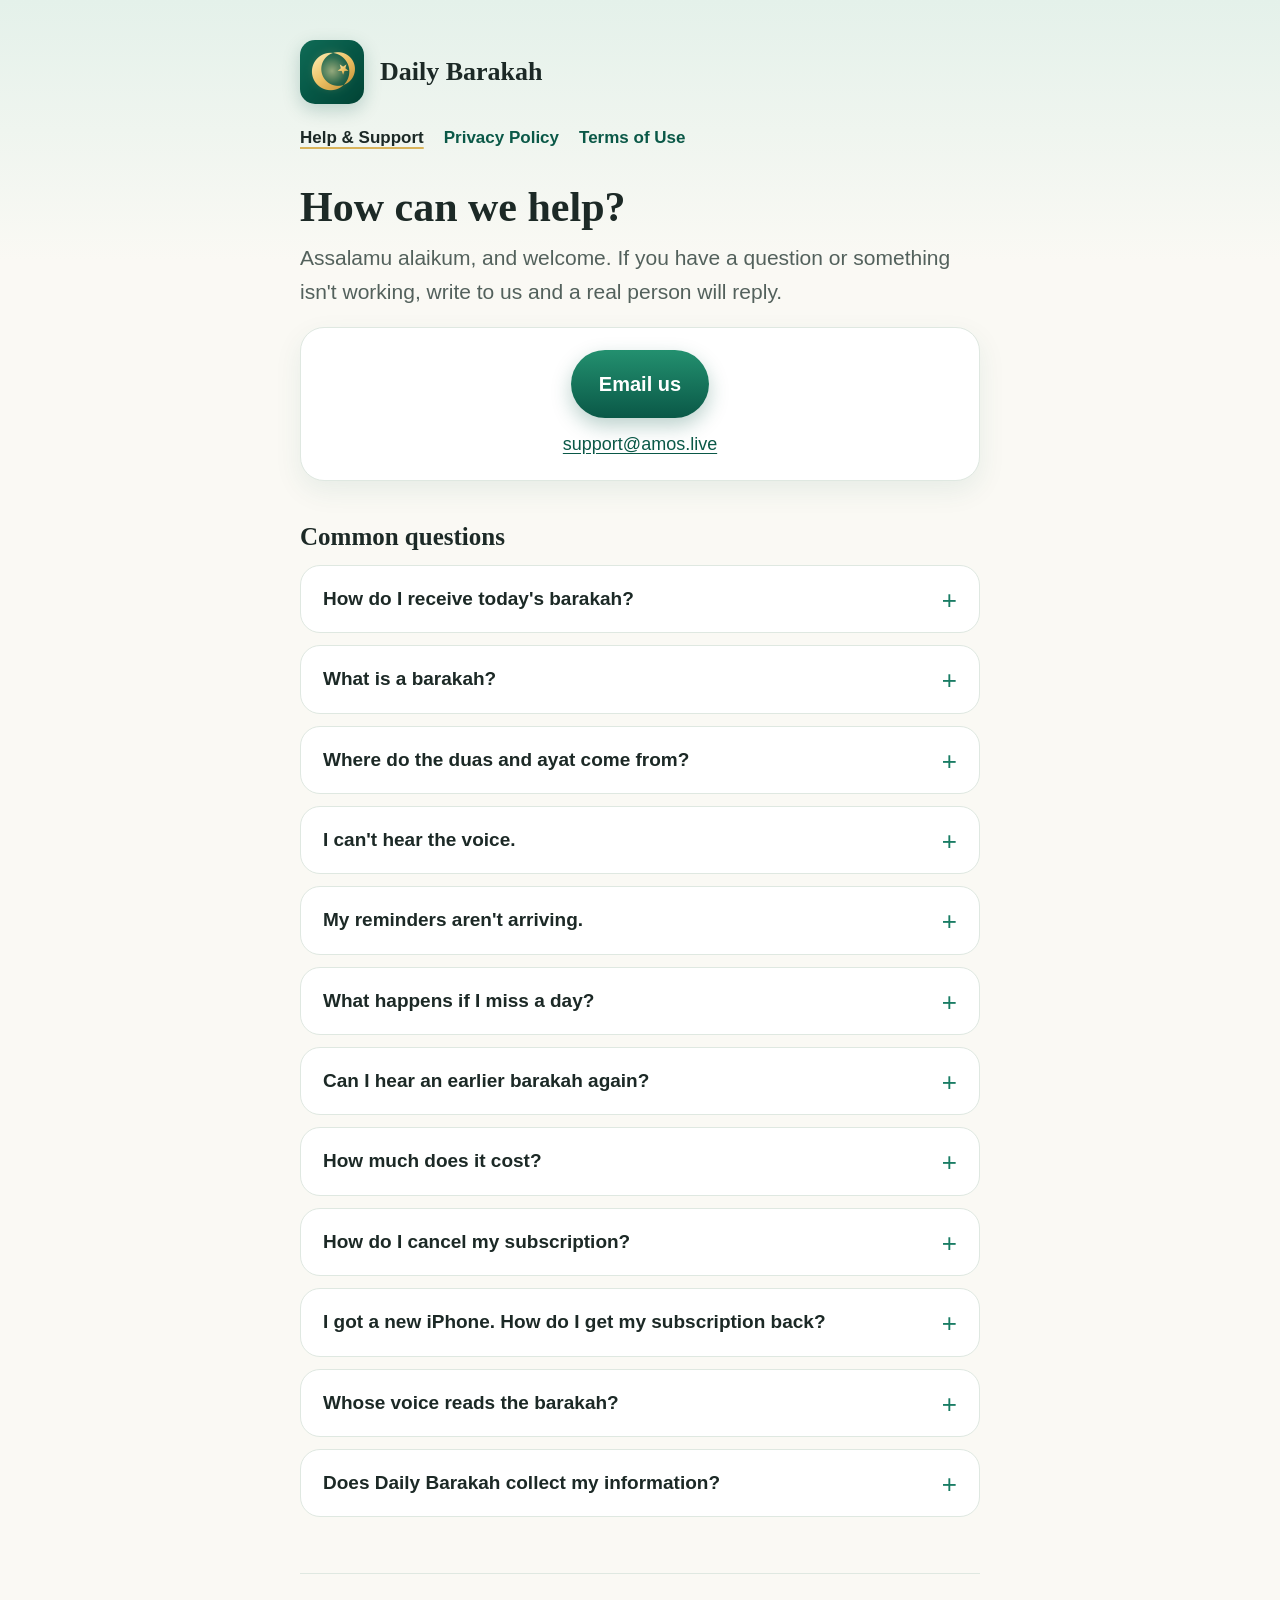
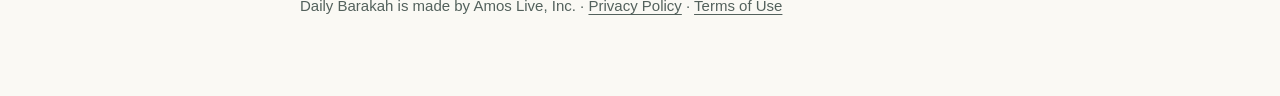
<file: index.html>
<!doctype html>
<html lang="en">
<head>
  <meta charset="utf-8">
  <meta name="viewport" content="width=device-width, initial-scale=1">
  <title>Daily Barakah Support</title>
  <meta name="description" content="Help and support for Daily Barakah, the iPhone app that reads you one reminder of Allah's mercy each day, closing with a dua or ayah.">
  <link rel="stylesheet" href="/style.css">
  <link rel="apple-touch-icon" href="/apple-touch-icon.png">
  <link rel="icon" href="/icon.png">
</head>
<body>
  <main class="page">
    <header class="brand">
      <img src="/icon.png" alt="">
      <a href="/">Daily Barakah</a>
    </header>
    <nav class="links" aria-label="Pages">
      <a href="/" aria-current="page">Help &amp; Support</a>
      <a href="/privacy/">Privacy Policy</a>
      <a href="/terms/">Terms of Use</a>
    </nav>

    <h1>How can we help?</h1>
    <p class="lede">Assalamu alaikum, and welcome. If you have a question or something isn't working, write to us and a real person will reply.</p>

    <div class="card contact">
      <a class="button" href="mailto:support@amos.live?subject=Daily%20Barakah%20help">Email us</a>
      <a class="email" href="mailto:support@amos.live">support@amos.live</a>
    </div>

    <h2>Common questions</h2>

    <details>
      <summary>How do I receive today's barakah?</summary>
      <div>
        <p>Open Daily Barakah and rest your finger on the lantern near the bottom of the screen. The lantern lights, and today's barakah is read to you while your finger stays there. If you lift your finger, the voice pauses. Touch the lantern again and it continues.</p>
      </div>
    </details>

    <details>
      <summary>What is a barakah?</summary>
      <div>
        <p>In this app, a barakah is a short reminder of Allah's mercy, written for you in plain words, a few sentences long. Each one closes with a dua or an ayah. The Arabic is shown on the screen, with its meaning in English beneath it and where it comes from, such as the surah and ayah of the Quran.</p>
        <p>The voice reads the reminder and the English meaning. The Arabic is shown for you to read or recite yourself, and is not read aloud.</p>
      </div>
    </details>

    <details>
      <summary>Where do the duas and ayat come from?</summary>
      <div>
        <p>Every ayah is referenced to the Quran by surah and ayah, and every hadith to one of the well‑known collections by name. The English meanings are plain renderings written to be easy to understand, not a published translation. If you believe anything is mistaken, please <a href="mailto:support@amos.live?subject=Daily%20Barakah%20content">write to us</a>. We take corrections seriously.</p>
      </div>
    </details>

    <details>
      <summary>I can't hear the voice.</summary>
      <div>
        <p>Press the volume up button on the side of your iPhone while your finger is on the lantern. If you use headphones or a hearing aid, check that it is connected. The barakah also appears on the screen as it is read.</p>
      </div>
    </details>

    <details>
      <summary>My reminders aren't arriving.</summary>
      <div>
        <p>Open the iPhone <strong>Settings</strong> app, tap <strong>Notifications</strong>, then <strong>Daily Barakah</strong>, and turn on <strong>Allow Notifications</strong>. You can change the morning reminder time inside Daily Barakah: tap the gear in the top corner, then <strong>Morning reminder</strong>.</p>
        <p>If you haven't received your barakah by 8 PM, the app sends one gentle evening reminder so your streak stays safe. Reminders are set up each time you open the app, so opening it every few days keeps them coming.</p>
      </div>
    </details>

    <details>
      <summary>What happens if I miss a day?</summary>
      <div>
        <p>Your streak starts again from the beginning, but you never miss a barakah. The next time you open the app, you'll receive the barakah that was waiting for you.</p>
      </div>
    </details>

    <details>
      <summary>Can I hear an earlier barakah again?</summary>
      <div>
        <p>Yes. Tap the gear in the top corner, then <strong>Past blessings</strong>. Tap any barakah to read it again, with its Arabic, or tap <strong>Listen</strong> to hear it.</p>
      </div>
    </details>

    <details>
      <summary>How much does it cost?</summary>
      <div>
        <p>Your first barakah is free, so you can hear one before deciding. After that, Daily Barakah is $5.99 per month in the United States (prices in other countries are shown in the app before you subscribe). You can cancel at any time.</p>
      </div>
    </details>

    <details>
      <summary>How do I cancel my subscription?</summary>
      <div>
        <p>In Daily Barakah, tap the gear, then <strong>Manage subscription</strong>. Or open the iPhone <strong>Settings</strong> app, tap your name at the top, then <strong>Subscriptions</strong>, then <strong>Daily Barakah</strong>.</p>
        <p>Cancel at least a day before your current month ends to avoid being charged for the next one. Apple handles all billing, so we can't cancel or refund a subscription for you. For a refund, visit <a href="https://reportaproblem.apple.com">reportaproblem.apple.com</a>.</p>
      </div>
    </details>

    <details>
      <summary>I got a new iPhone. How do I get my subscription back?</summary>
      <div>
        <p>Sign in with the same Apple Account, open Daily Barakah, and tap <strong>Restore purchase</strong>. Your streak and past blessings are kept on your iPhone. They come along if you set up your new iPhone from an iCloud or computer backup.</p>
      </div>
    </details>

    <details>
      <summary>Whose voice reads the barakah?</summary>
      <div>
        <p>Each barakah is read by an AI‑generated voice, chosen to sound warm, calm and natural. Every barakah was recorded ahead of time, so it works even without an internet connection.</p>
      </div>
    </details>

    <details>
      <summary>Does Daily Barakah collect my information?</summary>
      <div>
        <p>No. There is no account to create, and nothing you do in the app is sent to us. Read our <a href="/privacy/">Privacy Policy</a> for details.</p>
      </div>
    </details>

    <footer>
      <p>Daily Barakah is made by Amos Live, Inc. · <a href="/privacy/">Privacy Policy</a> · <a href="/terms/">Terms of Use</a></p>
    </footer>
  </main>
</body>
</html>
</file>
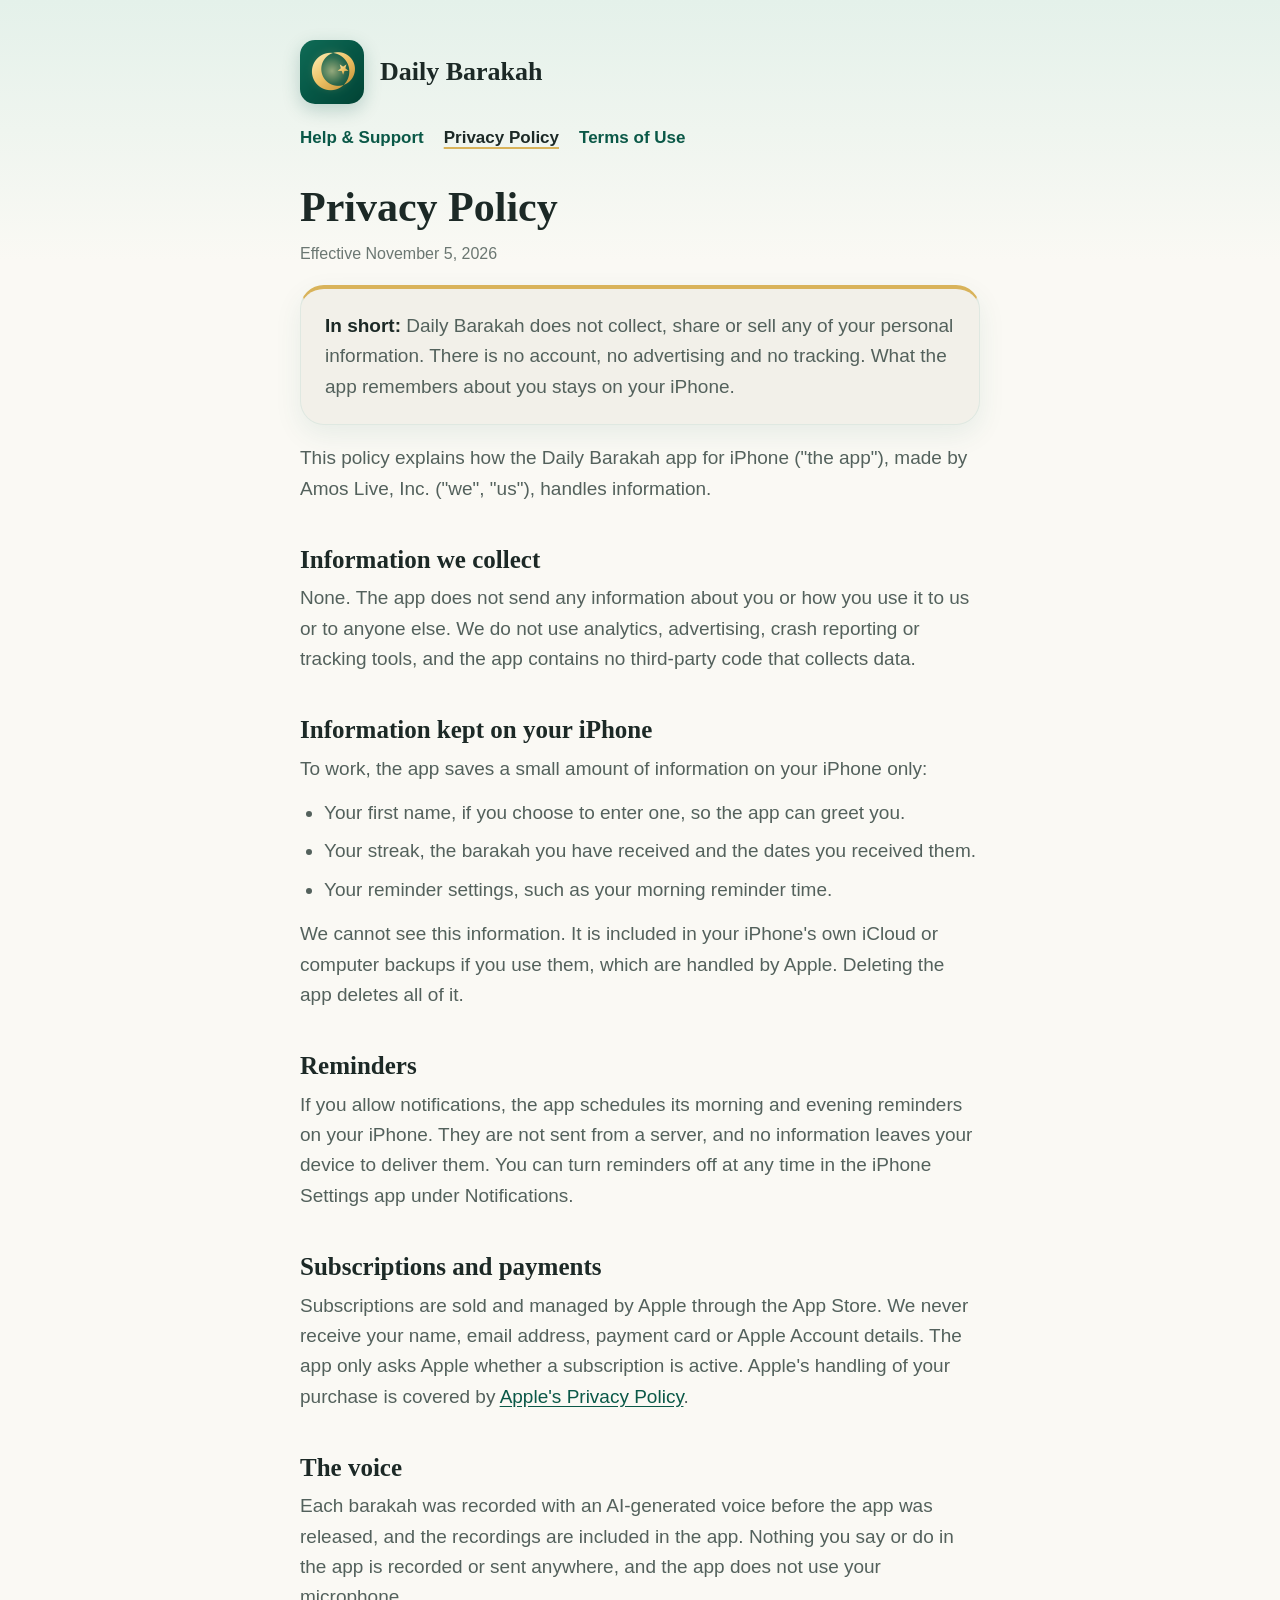
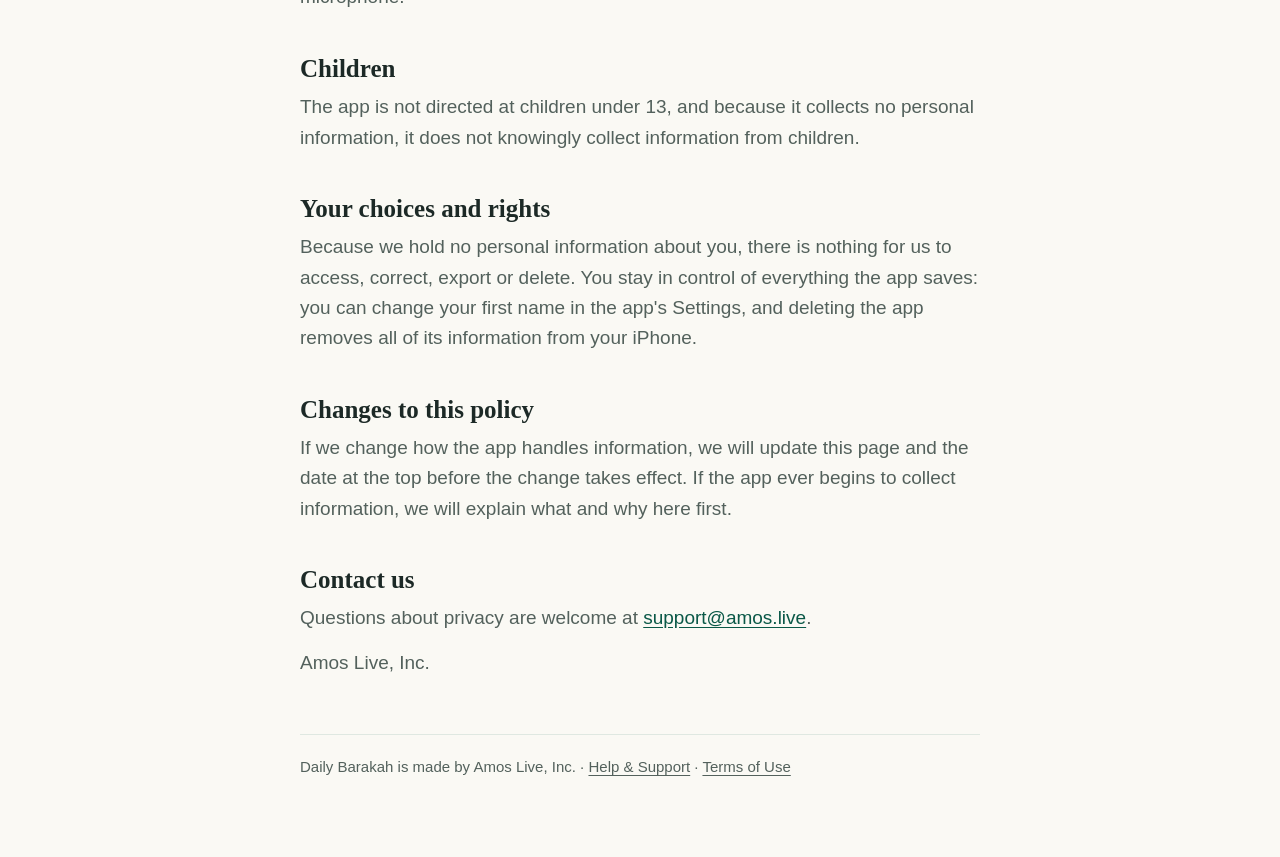
<file: privacy/index.html>
<!doctype html>
<html lang="en">
<head>
  <meta charset="utf-8">
  <meta name="viewport" content="width=device-width, initial-scale=1">
  <title>Daily Barakah Privacy Policy</title>
  <meta name="description" content="Daily Barakah does not collect, share or sell any personal information.">
  <link rel="stylesheet" href="/style.css">
  <link rel="apple-touch-icon" href="/apple-touch-icon.png">
  <link rel="icon" href="/icon.png">
</head>
<body>
  <main class="page">
    <header class="brand">
      <img src="/icon.png" alt="">
      <a href="/">Daily Barakah</a>
    </header>
    <nav class="links" aria-label="Pages">
      <a href="/">Help &amp; Support</a>
      <a href="/privacy/" aria-current="page">Privacy Policy</a>
      <a href="/terms/">Terms of Use</a>
    </nav>

    <h1>Privacy Policy</h1>
    <p class="updated">Effective November 5, 2026</p>

    <div class="card summary">
      <p><strong>In short:</strong> Daily Barakah does not collect, share or sell any of your personal information. There is no account, no advertising and no tracking. What the app remembers about you stays on your iPhone.</p>
    </div>

    <p>This policy explains how the Daily Barakah app for iPhone ("the app"), made by Amos Live, Inc. ("we", "us"), handles information.</p>

    <h2>Information we collect</h2>
    <p>None. The app does not send any information about you or how you use it to us or to anyone else. We do not use analytics, advertising, crash reporting or tracking tools, and the app contains no third‑party code that collects data.</p>

    <h2>Information kept on your iPhone</h2>
    <p>To work, the app saves a small amount of information on your iPhone only:</p>
    <ul>
      <li>Your first name, if you choose to enter one, so the app can greet you.</li>
      <li>Your streak, the barakah you have received and the dates you received them.</li>
      <li>Your reminder settings, such as your morning reminder time.</li>
    </ul>
    <p>We cannot see this information. It is included in your iPhone's own iCloud or computer backups if you use them, which are handled by Apple. Deleting the app deletes all of it.</p>

    <h2>Reminders</h2>
    <p>If you allow notifications, the app schedules its morning and evening reminders on your iPhone. They are not sent from a server, and no information leaves your device to deliver them. You can turn reminders off at any time in the iPhone Settings app under Notifications.</p>

    <h2>Subscriptions and payments</h2>
    <p>Subscriptions are sold and managed by Apple through the App Store. We never receive your name, email address, payment card or Apple Account details. The app only asks Apple whether a subscription is active. Apple's handling of your purchase is covered by <a href="https://www.apple.com/legal/privacy/">Apple's Privacy Policy</a>.</p>

    <h2>The voice</h2>
    <p>Each barakah was recorded with an AI‑generated voice before the app was released, and the recordings are included in the app. Nothing you say or do in the app is recorded or sent anywhere, and the app does not use your microphone.</p>

    <h2>Children</h2>
    <p>The app is not directed at children under 13, and because it collects no personal information, it does not knowingly collect information from children.</p>

    <h2>Your choices and rights</h2>
    <p>Because we hold no personal information about you, there is nothing for us to access, correct, export or delete. You stay in control of everything the app saves: you can change your first name in the app's Settings, and deleting the app removes all of its information from your iPhone.</p>

    <h2>Changes to this policy</h2>
    <p>If we change how the app handles information, we will update this page and the date at the top before the change takes effect. If the app ever begins to collect information, we will explain what and why here first.</p>

    <h2>Contact us</h2>
    <p>Questions about privacy are welcome at <a href="mailto:support@amos.live?subject=Daily%20Barakah%20privacy">support@amos.live</a>.</p>
    <p>Amos Live, Inc.</p>

    <footer>
      <p>Daily Barakah is made by Amos Live, Inc. · <a href="/">Help &amp; Support</a> · <a href="/terms/">Terms of Use</a></p>
    </footer>
  </main>
</body>
</html>
</file>
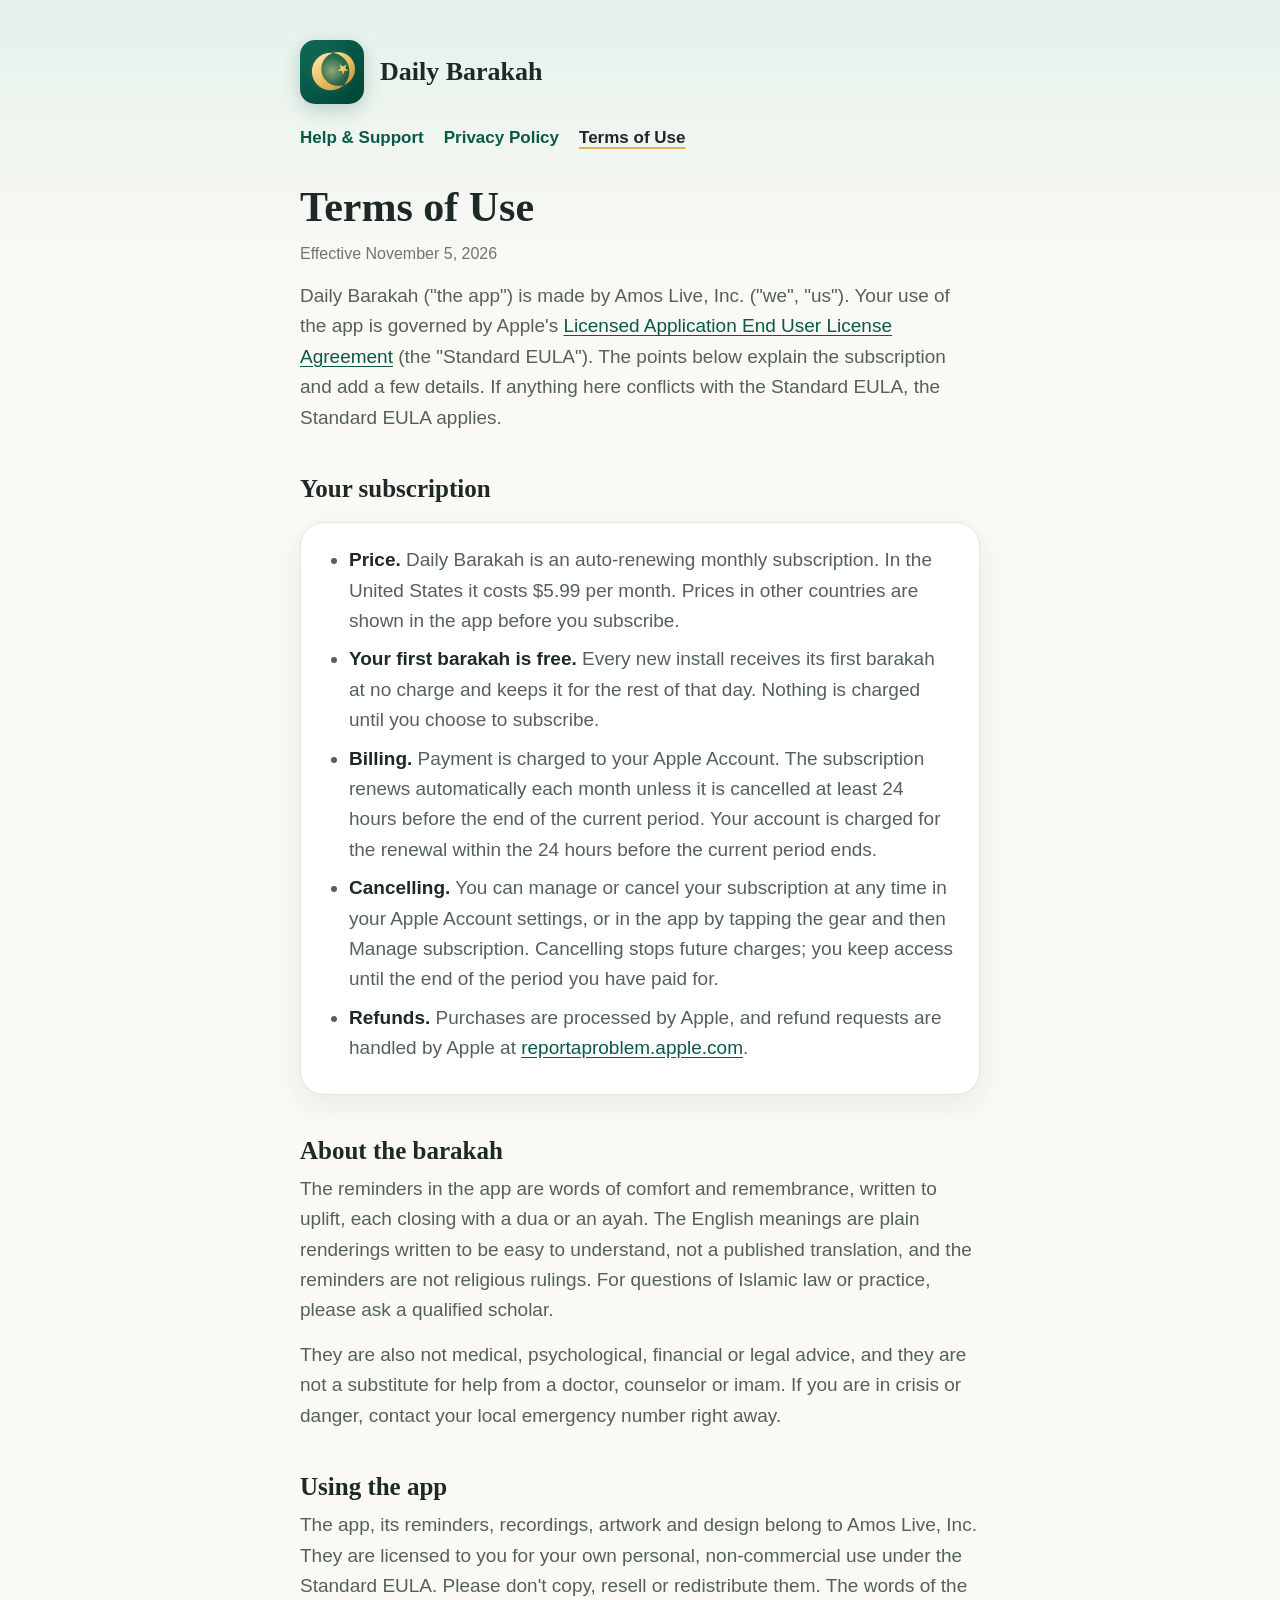
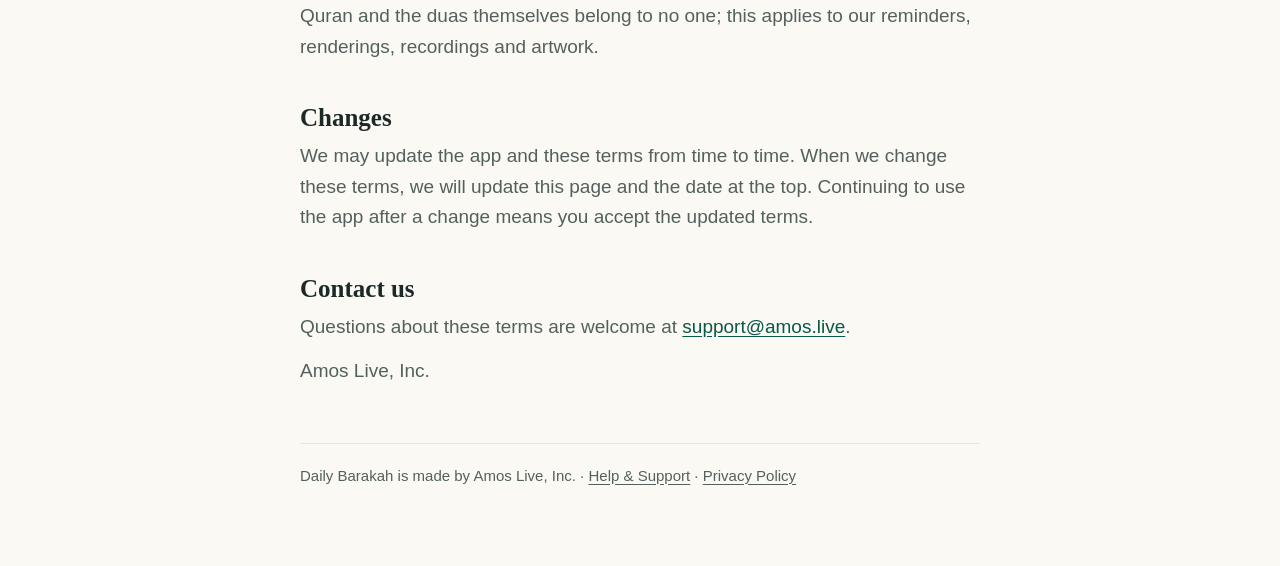
<file: terms/index.html>
<!doctype html>
<html lang="en">
<head>
  <meta charset="utf-8">
  <meta name="viewport" content="width=device-width, initial-scale=1">
  <title>Daily Barakah Terms of Use</title>
  <meta name="description" content="Terms of use and subscription terms for the Daily Barakah app.">
  <link rel="stylesheet" href="/style.css">
  <link rel="apple-touch-icon" href="/apple-touch-icon.png">
  <link rel="icon" href="/icon.png">
</head>
<body>
  <main class="page">
    <header class="brand">
      <img src="/icon.png" alt="">
      <a href="/">Daily Barakah</a>
    </header>
    <nav class="links" aria-label="Pages">
      <a href="/">Help &amp; Support</a>
      <a href="/privacy/">Privacy Policy</a>
      <a href="/terms/" aria-current="page">Terms of Use</a>
    </nav>

    <h1>Terms of Use</h1>
    <p class="updated">Effective November 5, 2026</p>

    <p>Daily Barakah ("the app") is made by Amos Live, Inc. ("we", "us"). Your use of the app is governed by Apple's <a href="https://www.apple.com/legal/internet-services/itunes/dev/stdeula/">Licensed Application End User License Agreement</a> (the "Standard EULA"). The points below explain the subscription and add a few details. If anything here conflicts with the Standard EULA, the Standard EULA applies.</p>

    <h2>Your subscription</h2>
    <div class="card">
      <ul>
        <li><strong>Price.</strong> Daily Barakah is an auto‑renewing monthly subscription. In the United States it costs $5.99 per month. Prices in other countries are shown in the app before you subscribe.</li>
        <li><strong>Your first barakah is free.</strong> Every new install receives its first barakah at no charge and keeps it for the rest of that day. Nothing is charged until you choose to subscribe.</li>
        <li><strong>Billing.</strong> Payment is charged to your Apple Account. The subscription renews automatically each month unless it is cancelled at least 24 hours before the end of the current period. Your account is charged for the renewal within the 24 hours before the current period ends.</li>
        <li><strong>Cancelling.</strong> You can manage or cancel your subscription at any time in your Apple Account settings, or in the app by tapping the gear and then Manage subscription. Cancelling stops future charges; you keep access until the end of the period you have paid for.</li>
        <li><strong>Refunds.</strong> Purchases are processed by Apple, and refund requests are handled by Apple at <a href="https://reportaproblem.apple.com">reportaproblem.apple.com</a>.</li>
      </ul>
    </div>

    <h2>About the barakah</h2>
    <p>The reminders in the app are words of comfort and remembrance, written to uplift, each closing with a dua or an ayah. The English meanings are plain renderings written to be easy to understand, not a published translation, and the reminders are not religious rulings. For questions of Islamic law or practice, please ask a qualified scholar.</p>
    <p>They are also not medical, psychological, financial or legal advice, and they are not a substitute for help from a doctor, counselor or imam. If you are in crisis or danger, contact your local emergency number right away.</p>

    <h2>Using the app</h2>
    <p>The app, its reminders, recordings, artwork and design belong to Amos Live, Inc. They are licensed to you for your own personal, non‑commercial use under the Standard EULA. Please don't copy, resell or redistribute them. The words of the Quran and the duas themselves belong to no one; this applies to our reminders, renderings, recordings and artwork.</p>

    <h2>Changes</h2>
    <p>We may update the app and these terms from time to time. When we change these terms, we will update this page and the date at the top. Continuing to use the app after a change means you accept the updated terms.</p>

    <h2>Contact us</h2>
    <p>Questions about these terms are welcome at <a href="mailto:support@amos.live?subject=Daily%20Barakah%20terms">support@amos.live</a>.</p>
    <p>Amos Live, Inc.</p>

    <footer>
      <p>Daily Barakah is made by Amos Live, Inc. · <a href="/">Help &amp; Support</a> · <a href="/privacy/">Privacy Policy</a></p>
    </footer>
  </main>
</body>
</html>
</file>
<file: style.css>
/* Daily Barakah: support and legal pages. Warm sand, emerald and lantern gold, large type. */
:root {
  color-scheme: light;
  --sand: #faf9f4;
  --parchment: #f2f0e9;
  --emerald: #197c64;
  --deep-emerald: #0a5847;
  --gold: #d9b35a;
  --pale-gold: #fbe5ab;
  --ink: #1c2926;
  --soft-ink: #53615c;
  --line: #dfe8e1;
  --card: #ffffff;
  --serif: "New York", ui-serif, Georgia, "Times New Roman", serif;
  --sans: ui-rounded, -apple-system, BlinkMacSystemFont, "SF Pro Rounded", "Segoe UI", Roboto, sans-serif;
}

* { box-sizing: border-box; }

html { -webkit-text-size-adjust: 100%; }

body {
  margin: 0;
  background: linear-gradient(180deg, #e4f1ea 0, var(--sand) 260px, var(--sand) 100%);
  color: var(--ink);
  font-family: var(--sans);
  font-size: 19px;
  line-height: 1.6;
}

.page {
  max-width: 720px;
  margin: 0 auto;
  padding: 40px 20px 64px;
}

header.brand {
  display: flex;
  align-items: center;
  gap: 16px;
  margin-bottom: 28px;
}

header.brand img {
  width: 64px;
  height: 64px;
  border-radius: 15px;
  box-shadow: 0 6px 18px rgba(10, 88, 71, 0.22);
}

header.brand a {
  font-family: var(--serif);
  font-size: 26px;
  font-weight: 600;
  color: var(--ink);
  text-decoration: none;
}

nav.links {
  display: flex;
  flex-wrap: wrap;
  gap: 8px 20px;
  margin: -8px 0 32px;
  font-size: 17px;
}

nav.links a { color: var(--deep-emerald); font-weight: 600; text-decoration: none; }
nav.links a[aria-current="page"] { color: var(--ink); text-decoration: underline; text-decoration-color: var(--gold); text-decoration-thickness: 2px; text-underline-offset: 4px; }

h1 {
  font-family: var(--serif);
  font-size: clamp(32px, 7vw, 42px);
  line-height: 1.15;
  font-weight: 600;
  margin: 0 0 10px;
}

h2 {
  font-family: var(--serif);
  font-size: 25px;
  font-weight: 600;
  line-height: 1.25;
  margin: 40px 0 8px;
}

h3 {
  font-size: 20px;
  margin: 0 0 6px;
}

p, li { color: var(--soft-ink); }
p { margin: 0 0 14px; }
ul { padding-left: 24px; margin: 0 0 14px; }
li { margin-bottom: 8px; }
strong { color: var(--ink); }

a { color: var(--deep-emerald); text-underline-offset: 3px; }

.lede { font-size: 21px; color: var(--soft-ink); margin-bottom: 8px; }
.updated { font-size: 16px; color: var(--soft-ink); opacity: 0.85; }


.card {
  background: var(--card);
  border: 1px solid var(--line);
  border-radius: 24px;
  padding: 22px 24px;
  margin: 18px 0;
  box-shadow: 0 10px 28px rgba(10, 88, 71, 0.08);
}

.card p:last-child, .card ul:last-child { margin-bottom: 0; }

.summary { background: var(--parchment); border-top: 4px solid var(--gold); }

.button {
  display: inline-block;
  background: linear-gradient(180deg, #23906f, #0a5847);
  color: #fff;
  font-weight: 700;
  font-size: 20px;
  text-decoration: none;
  padding: 18px 28px;
  border-radius: 999px;
  min-height: 60px;
  box-shadow: 0 8px 20px rgba(10, 88, 71, 0.28);
}

.button:focus-visible, a:focus-visible { outline: 3px solid var(--gold); outline-offset: 3px; }

.contact { text-align: center; }
.contact .email { display: block; margin-top: 12px; font-size: 18px; }

details {
  background: var(--card);
  border: 1px solid var(--line);
  border-radius: 20px;
  margin: 12px 0;
  padding: 0 22px;
}

summary {
  cursor: pointer;
  list-style: none;
  font-weight: 700;
  color: var(--ink);
  padding: 18px 28px 18px 0;
  position: relative;
}

summary::-webkit-details-marker { display: none; }
summary::after {
  content: "+";
  position: absolute;
  right: 0;
  top: 14px;
  font-size: 26px;
  font-weight: 400;
  color: var(--emerald);
}
details[open] summary::after { content: "–"; }
details > div { padding-bottom: 16px; }

footer {
  margin-top: 56px;
  padding-top: 20px;
  border-top: 1px solid var(--line);
  font-size: 15px;
  color: var(--soft-ink);
}

footer a { color: var(--soft-ink); }
</file>
